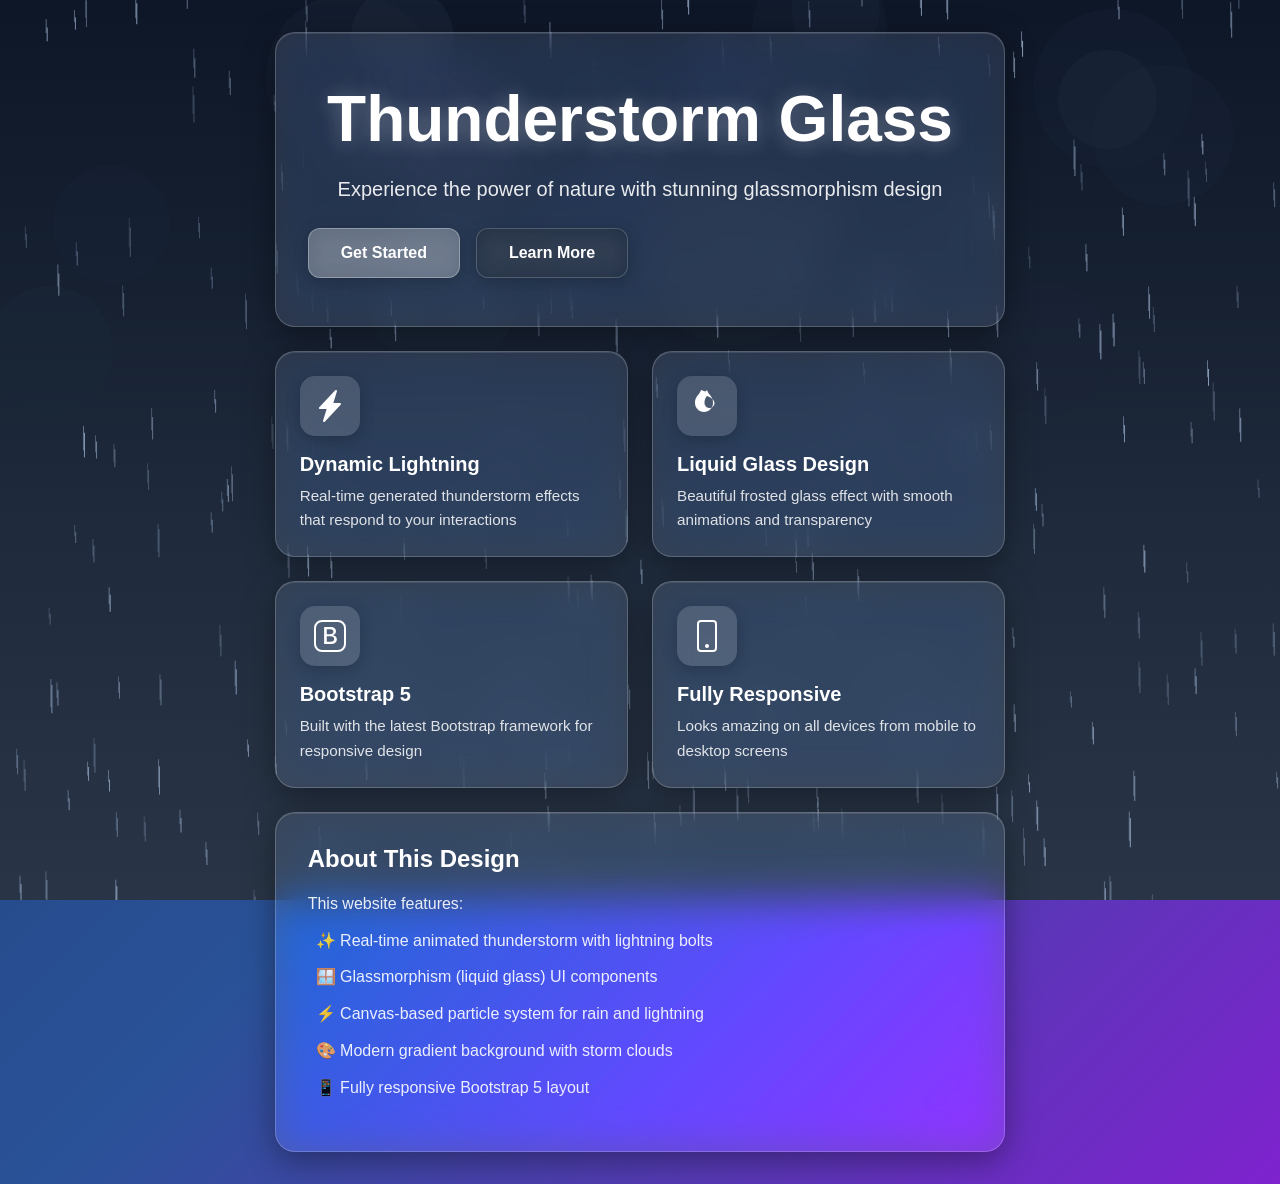
<file: index.html>
<!DOCTYPE html>
<html lang="en">
<head>
    <meta charset="UTF-8">
    <meta name="viewport" content="width=device-width, initial-scale=1.0">
    <title>Thunderstorm Glass - Bootstrap Website</title>

    <!-- Bootstrap CSS -->
    <link href="https://cdn.jsdelivr.net/npm/bootstrap@5.3.2/dist/css/bootstrap.min.css" rel="stylesheet">

    <!-- Custom CSS -->
    <link rel="stylesheet" href="style.css">
</head>
<body>
    <!-- Animated Thunderstorm Background -->
    <canvas id="thunderstorm-canvas"></canvas>

    <!-- Main Content with Glassmorphism -->
    <div class="container">
        <div class="row min-vh-100 align-items-center justify-content-center">
            <div class="col-lg-8">
                <!-- Hero Glass Card -->
                <div class="glass-card hero-card mb-4">
                    <h1 class="display-3 fw-bold mb-3">Thunderstorm Glass</h1>
                    <p class="lead mb-4">Experience the power of nature with stunning glassmorphism design</p>
                    <div class="d-flex gap-3">
                        <button class="btn btn-glass-primary">Get Started</button>
                        <button class="btn btn-glass-secondary">Learn More</button>
                    </div>
                </div>

                <!-- Feature Cards -->
                <div class="row g-4">
                    <div class="col-md-6">
                        <div class="glass-card feature-card">
                            <div class="icon-box mb-3">
                                <svg xmlns="http://www.w3.org/2000/svg" width="32" height="32" fill="currentColor" class="bi bi-lightning-charge" viewBox="0 0 16 16">
                                    <path d="M11.251.068a.5.5 0 0 1 .227.58L9.677 6.5H13a.5.5 0 0 1 .364.843l-8 8.5a.5.5 0 0 1-.842-.49L6.323 9.5H3a.5.5 0 0 1-.364-.843l8-8.5a.5.5 0 0 1 .615-.09z"/>
                                </svg>
                            </div>
                            <h3 class="h5 mb-2">Dynamic Lightning</h3>
                            <p class="mb-0">Real-time generated thunderstorm effects that respond to your interactions</p>
                        </div>
                    </div>

                    <div class="col-md-6">
                        <div class="glass-card feature-card">
                            <div class="icon-box mb-3">
                                <svg xmlns="http://www.w3.org/2000/svg" width="32" height="32" fill="currentColor" class="bi bi-droplet" viewBox="0 0 16 16">
                                    <path fill-rule="evenodd" d="M7.21.8C7.69.295 8 0 8 0c.109.363.26.715.444 1.053.205.374.478.785.721 1.075C10.37 3.657 11 4.375 11 6.5c0 2.485-2.015 4.5-4.5 4.5S2 8.985 2 6.5c0-2.125.63-2.843 1.835-4.372.243-.29.516-.701.72-1.075.185-.338.336-.69.445-1.053zM8 3s-1.25 1.25-1.25 3.5c0 1.378 1.122 2.5 2.5 2.5s2.5-1.122 2.5-2.5C11.75 4.25 8 3 8 3z"/>
                                </svg>
                            </div>
                            <h3 class="h5 mb-2">Liquid Glass Design</h3>
                            <p class="mb-0">Beautiful frosted glass effect with smooth animations and transparency</p>
                        </div>
                    </div>

                    <div class="col-md-6">
                        <div class="glass-card feature-card">
                            <div class="icon-box mb-3">
                                <svg xmlns="http://www.w3.org/2000/svg" width="32" height="32" fill="currentColor" class="bi bi-bootstrap" viewBox="0 0 16 16">
                                    <path d="M5.062 12h3.475c1.804 0 2.888-.908 2.888-2.396 0-1.102-.761-1.916-1.904-2.034v-.1c.832-.14 1.482-.93 1.482-1.816 0-1.3-.955-2.11-2.542-2.11H5.062V12zm1.313-4.875V4.658h1.78c.973 0 1.542.457 1.542 1.237 0 .802-.604 1.23-1.764 1.23H6.375zm0 3.762V8.162h1.822c1.236 0 1.887.463 1.887 1.348 0 .896-.627 1.377-1.811 1.377H6.375z"/>
                                    <path d="M0 4a4 4 0 0 1 4-4h8a4 4 0 0 1 4 4v8a4 4 0 0 1-4 4H4a4 4 0 0 1-4-4V4zm4-3a3 3 0 0 0-3 3v8a3 3 0 0 0 3 3h8a3 3 0 0 0 3-3V4a3 3 0 0 0-3-3H4z"/>
                                </svg>
                            </div>
                            <h3 class="h5 mb-2">Bootstrap 5</h3>
                            <p class="mb-0">Built with the latest Bootstrap framework for responsive design</p>
                        </div>
                    </div>

                    <div class="col-md-6">
                        <div class="glass-card feature-card">
                            <div class="icon-box mb-3">
                                <svg xmlns="http://www.w3.org/2000/svg" width="32" height="32" fill="currentColor" class="bi bi-phone" viewBox="0 0 16 16">
                                    <path d="M11 1a1 1 0 0 1 1 1v12a1 1 0 0 1-1 1H5a1 1 0 0 1-1-1V2a1 1 0 0 1 1-1h6zM5 0a2 2 0 0 0-2 2v12a2 2 0 0 0 2 2h6a2 2 0 0 0 2-2V2a2 2 0 0 0-2-2H5z"/>
                                    <path d="M8 14a1 1 0 1 0 0-2 1 1 0 0 0 0 2z"/>
                                </svg>
                            </div>
                            <h3 class="h5 mb-2">Fully Responsive</h3>
                            <p class="mb-0">Looks amazing on all devices from mobile to desktop screens</p>
                        </div>
                    </div>
                </div>

                <!-- Info Card -->
                <div class="glass-card info-card mt-4">
                    <h2 class="h4 mb-3">About This Design</h2>
                    <p class="mb-2">This website features:</p>
                    <ul class="list-unstyled">
                        <li class="mb-2">✨ Real-time animated thunderstorm with lightning bolts</li>
                        <li class="mb-2">🪟 Glassmorphism (liquid glass) UI components</li>
                        <li class="mb-2">⚡ Canvas-based particle system for rain and lightning</li>
                        <li class="mb-2">🎨 Modern gradient background with storm clouds</li>
                        <li class="mb-2">📱 Fully responsive Bootstrap 5 layout</li>
                    </ul>
                </div>
            </div>
        </div>
    </div>

    <!-- Bootstrap JS -->
    <script src="https://cdn.jsdelivr.net/npm/bootstrap@5.3.2/dist/js/bootstrap.bundle.min.js"></script>

    <!-- Custom Thunderstorm JS -->
    <script src="storm.js"></script>
</body>
</html>
</file>
<file: style.css>
* {
    margin: 0;
    padding: 0;
    box-sizing: border-box;
}

body {
    font-family: 'Segoe UI', Tahoma, Geneva, Verdana, sans-serif;
    overflow-x: hidden;
    position: relative;
    min-height: 100vh;
    background: linear-gradient(135deg, #1e3c72 0%, #2a5298 50%, #7e22ce 100%);
}

/* Thunderstorm Canvas Background */
#thunderstorm-canvas {
    position: fixed;
    top: 0;
    left: 0;
    width: 100%;
    height: 100%;
    z-index: 0;
    background: linear-gradient(to bottom,
        #0f172a 0%,
        #1e293b 30%,
        #334155 60%,
        #475569 100%);
}

/* Container positioning */
.container {
    position: relative;
    z-index: 1;
    padding: 2rem 1rem;
}

/* Glassmorphism Base Card */
.glass-card {
    background: rgba(255, 255, 255, 0.1);
    backdrop-filter: blur(20px) saturate(180%);
    -webkit-backdrop-filter: blur(20px) saturate(180%);
    border-radius: 20px;
    border: 1px solid rgba(255, 255, 255, 0.2);
    padding: 2rem;
    box-shadow:
        0 8px 32px 0 rgba(0, 0, 0, 0.37),
        inset 0 1px 0 0 rgba(255, 255, 255, 0.1);
    transition: all 0.3s cubic-bezier(0.4, 0, 0.2, 1);
    animation: glassFloat 6s ease-in-out infinite;
}

@keyframes glassFloat {
    0%, 100% {
        transform: translateY(0px);
    }
    50% {
        transform: translateY(-10px);
    }
}

.glass-card:hover {
    background: rgba(255, 255, 255, 0.15);
    border: 1px solid rgba(255, 255, 255, 0.3);
    box-shadow:
        0 12px 48px 0 rgba(0, 0, 0, 0.45),
        inset 0 1px 0 0 rgba(255, 255, 255, 0.15);
    transform: translateY(-5px) !important;
}

/* Hero Card Specific Styles */
.hero-card {
    text-align: center;
    padding: 3rem 2rem;
    animation-delay: 0.1s;
}

.hero-card h1 {
    color: #ffffff;
    text-shadow: 0 2px 20px rgba(255, 255, 255, 0.3);
    margin-bottom: 1rem;
    animation: textGlow 3s ease-in-out infinite;
}

@keyframes textGlow {
    0%, 100% {
        text-shadow: 0 2px 20px rgba(255, 255, 255, 0.3);
    }
    50% {
        text-shadow: 0 2px 30px rgba(255, 255, 255, 0.6);
    }
}

.hero-card .lead {
    color: rgba(255, 255, 255, 0.9);
    font-size: 1.25rem;
}

/* Feature Cards */
.feature-card {
    height: 100%;
    padding: 1.5rem;
    animation-delay: 0.2s;
}

.feature-card:nth-child(2) {
    animation-delay: 0.3s;
}

.feature-card:nth-child(3) {
    animation-delay: 0.4s;
}

.feature-card:nth-child(4) {
    animation-delay: 0.5s;
}

.feature-card h3 {
    color: #ffffff;
    font-weight: 600;
}

.feature-card p {
    color: rgba(255, 255, 255, 0.85);
    font-size: 0.95rem;
    line-height: 1.6;
}

.icon-box {
    width: 60px;
    height: 60px;
    background: rgba(255, 255, 255, 0.15);
    border-radius: 15px;
    display: flex;
    align-items: center;
    justify-content: center;
    color: #ffffff;
    box-shadow: 0 4px 16px rgba(0, 0, 0, 0.2);
    transition: all 0.3s ease;
}

.feature-card:hover .icon-box {
    background: rgba(255, 255, 255, 0.25);
    transform: scale(1.1) rotate(5deg);
}

/* Info Card */
.info-card {
    animation-delay: 0.6s;
}

.info-card h2 {
    color: #ffffff;
    font-weight: 600;
}

.info-card p,
.info-card li {
    color: rgba(255, 255, 255, 0.9);
    line-height: 1.8;
}

.info-card li {
    padding-left: 0.5rem;
}

/* Glass Buttons */
.btn-glass-primary,
.btn-glass-secondary {
    padding: 0.75rem 2rem;
    border-radius: 12px;
    font-weight: 600;
    border: none;
    transition: all 0.3s ease;
    position: relative;
    overflow: hidden;
}

.btn-glass-primary {
    background: rgba(255, 255, 255, 0.25);
    backdrop-filter: blur(10px);
    color: #ffffff;
    border: 1px solid rgba(255, 255, 255, 0.3);
    box-shadow: 0 4px 16px rgba(0, 0, 0, 0.2);
}

.btn-glass-primary:hover {
    background: rgba(255, 255, 255, 0.35);
    transform: translateY(-2px);
    box-shadow: 0 6px 24px rgba(0, 0, 0, 0.3);
}

.btn-glass-secondary {
    background: rgba(0, 0, 0, 0.2);
    backdrop-filter: blur(10px);
    color: #ffffff;
    border: 1px solid rgba(255, 255, 255, 0.2);
    box-shadow: 0 4px 16px rgba(0, 0, 0, 0.2);
}

.btn-glass-secondary:hover {
    background: rgba(0, 0, 0, 0.3);
    transform: translateY(-2px);
    box-shadow: 0 6px 24px rgba(0, 0, 0, 0.3);
}

/* Lightning Flash Effect */
@keyframes lightningFlash {
    0%, 100% {
        opacity: 0;
    }
    50% {
        opacity: 0.8;
    }
}

.lightning-flash {
    position: fixed;
    top: 0;
    left: 0;
    width: 100%;
    height: 100%;
    background: rgba(255, 255, 255, 0.8);
    pointer-events: none;
    z-index: 999;
    animation: lightningFlash 0.2s ease-out;
}

/* Responsive Design */
@media (max-width: 768px) {
    .hero-card h1 {
        font-size: 2.5rem;
    }

    .hero-card .lead {
        font-size: 1.1rem;
    }

    .glass-card {
        padding: 1.5rem;
    }

    .hero-card {
        padding: 2rem 1.5rem;
    }
}

/* Smooth Scrolling */
html {
    scroll-behavior: smooth;
}

/* Selection Color */
::selection {
    background: rgba(255, 255, 255, 0.3);
    color: #ffffff;
}

::-moz-selection {
    background: rgba(255, 255, 255, 0.3);
    color: #ffffff;
}
</file>
